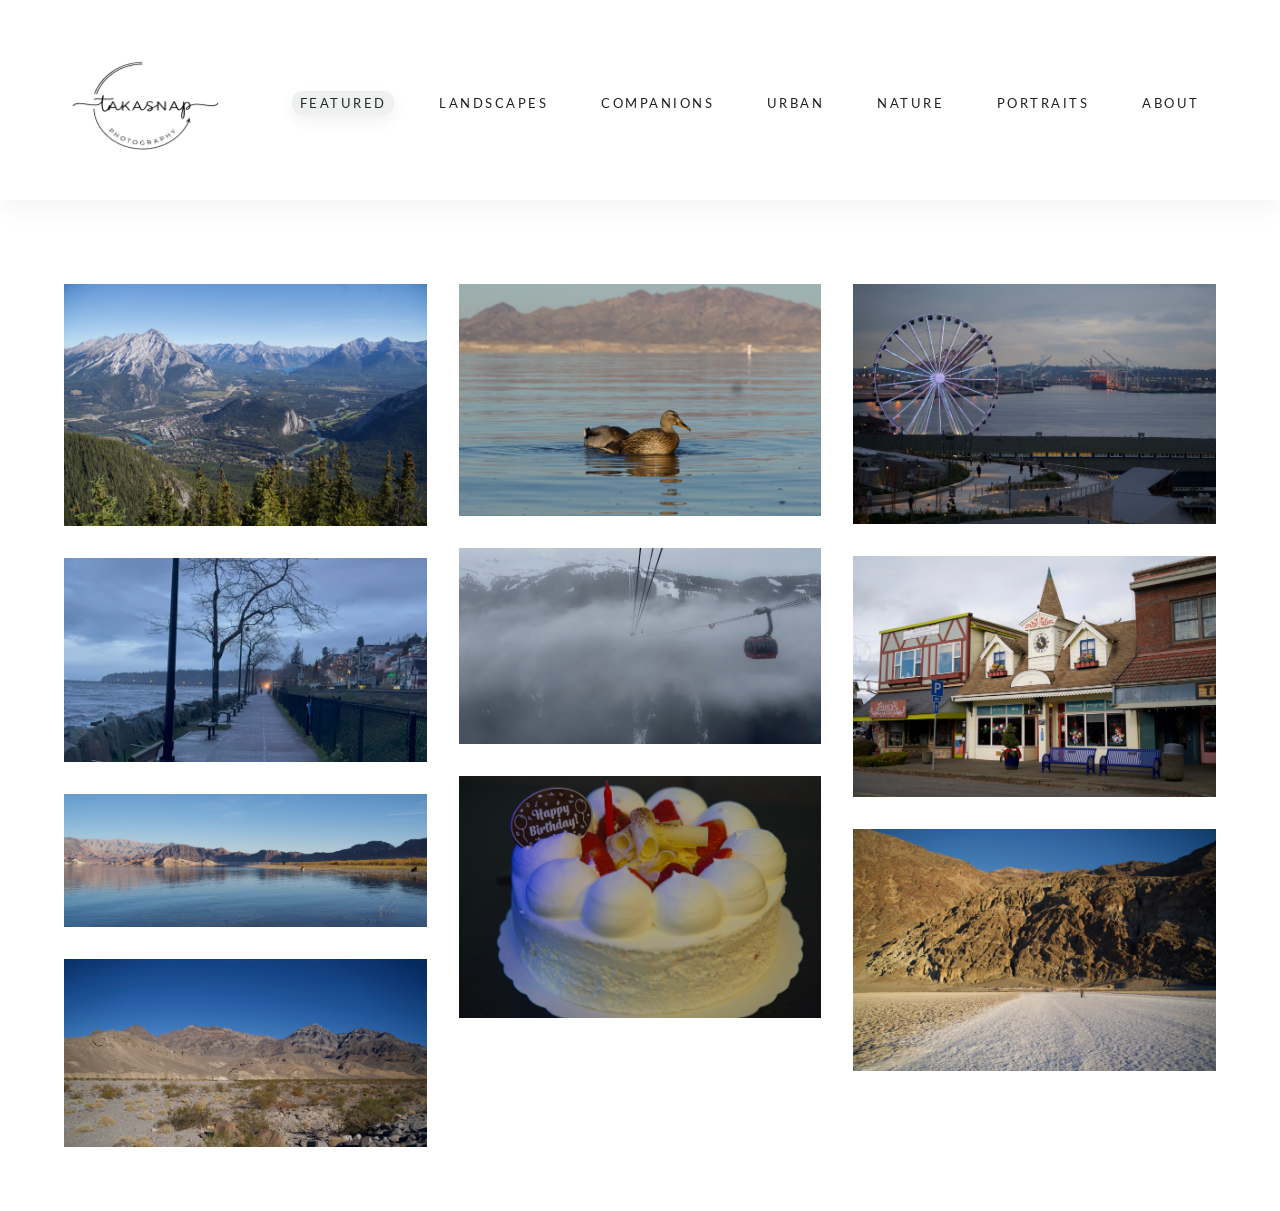
<file: index.html>
<!DOCTYPE html>
<html lang="en">

<head>
    <meta charset="UTF-8">
    <meta name="viewport" content="width=device-width, initial-scale=1.0">
    <title>TakASnap - Photography Portfolio</title>
    <link rel="preconnect" href="https://fonts.googleapis.com">
    <link rel="preconnect" href="https://fonts.gstatic.com" crossorigin>
    <link
        href="https://fonts.googleapis.com/css2?family=Playfair+Display:wght@400;500;600&family=Lato:wght@300;400&display=swap"
        rel="stylesheet">
    <link rel="stylesheet" href="app.css?v=20260208-1349">
</head>

<body class="featured-page">
    <header>
        <nav>
            <div class="logo">
                <a href="index.html">
                    <img src="images/Logo/logo-circle.png" alt="TakASnap logo" class="logo-mark">
                </a>
            </div>
            <ul class="nav-menu">
                <li><a href="index.html" class="nav-link active">FEATURED</a></li>
                <li><a href="landscapes.html" class="nav-link">LANDSCAPES</a></li>
                <li><a href="companions.html" class="nav-link">COMPANIONS</a></li>
                <li><a href="urban.html" class="nav-link">URBAN</a></li>
                <li><a href="nature.html" class="nav-link">NATURE</a></li>
                <li><a href="portraits.html" class="nav-link">PORTRAITS</a></li>
                <li><a href="about.html" class="nav-link">ABOUT</a></li>
            </ul>
            <div class="nav-hint" aria-hidden="true"><span class="chevron">⬅︎</span> swipe <span
                    class="chevron">➡︎</span></div>
        </nav>
    </header>

    <main>
        <section class="gallery-section">
            <div class="gallery-grid">
                <div class="gallery-item">
                    <img src="images/web/featured/0.jpeg" alt="Featured photo">
                </div>
                <div class="gallery-item">
                    <img src="images/web/featured/0B0E78A1-8943-4F43-8489-DF7F358C3AFF_1_102_o.jpeg"
                        alt="Featured photo">
                </div>
                <div class="gallery-item">
                    <img src="images/web/featured/2A9D9F64-5842-4979-A3AC-4B4715293062_1_201_a.jpeg"
                        alt="Featured photo">
                </div>
                <div class="gallery-item">
                    <img src="images/web/featured/51C48F32-BBC4-47C6-8421-7846002E1A6C_1_201_a.jpeg"
                        alt="Featured photo">
                </div>
                <div class="gallery-item">
                    <img src="images/web/featured/86DB1370-070C-4CA0-A1EB-802D94AE4723_1_201_a.jpeg"
                        alt="Featured photo">
                </div>
                <div class="gallery-item">
                    <img src="images/web/featured/8DB0D16A-FEFF-477D-B648-61696FE1DD24_1_201_a.jpeg"
                        alt="Featured photo">
                </div>
                <div class="gallery-item">
                    <img src="images/web/featured/9579F5D7-C3E5-4608-A611-3CF3C67254A8_1_201_a.jpeg"
                        alt="Featured photo">
                </div>
                <div class="gallery-item">
                    <img src="images/web/featured/9CCB541F-696D-4713-BBB2-A0EF45194A68_1_201_a.jpeg"
                        alt="Featured photo">
                </div>
                <div class="gallery-item">
                    <img src="images/web/featured/C6B99198-87EE-4588-868C-2E76905F9739_1_201_a.jpeg"
                        alt="Featured photo">
                </div>
                <div class="gallery-item">
                    <img src="images/web/featured/D8EF1F9E-E58C-4EC6-8B6F-0FB601CFB3E8.jpeg" alt="Featured photo">
                </div>
            </div>
        </section>
    </main>
    <script>

        const updatePadding = () => {
            const header = document.querySelector('header');
            if (header) {
                const offset = header.getBoundingClientRect().height + 20;
                document.body.style.paddingTop = `${offset}px`;
            }
        };

        if ('scrollRestoration' in history) history.scrollRestoration = 'manual';

        // Initial set and listeners
        window.addEventListener('load', updatePadding);
        window.addEventListener('resize', updatePadding);

        // Observe header resize for dynamic content changes
        const header = document.querySelector('header');
        if (header && window.ResizeObserver) {
            const observer = new ResizeObserver(updatePadding);
            observer.observe(header);
        }

        // Immediate check in case DOM is already ready
        if (document.readyState === 'loading') {
            document.addEventListener('DOMContentLoaded', updatePadding);
        } else {
            updatePadding();
        }
    </script>
</body>

</html>
</file>
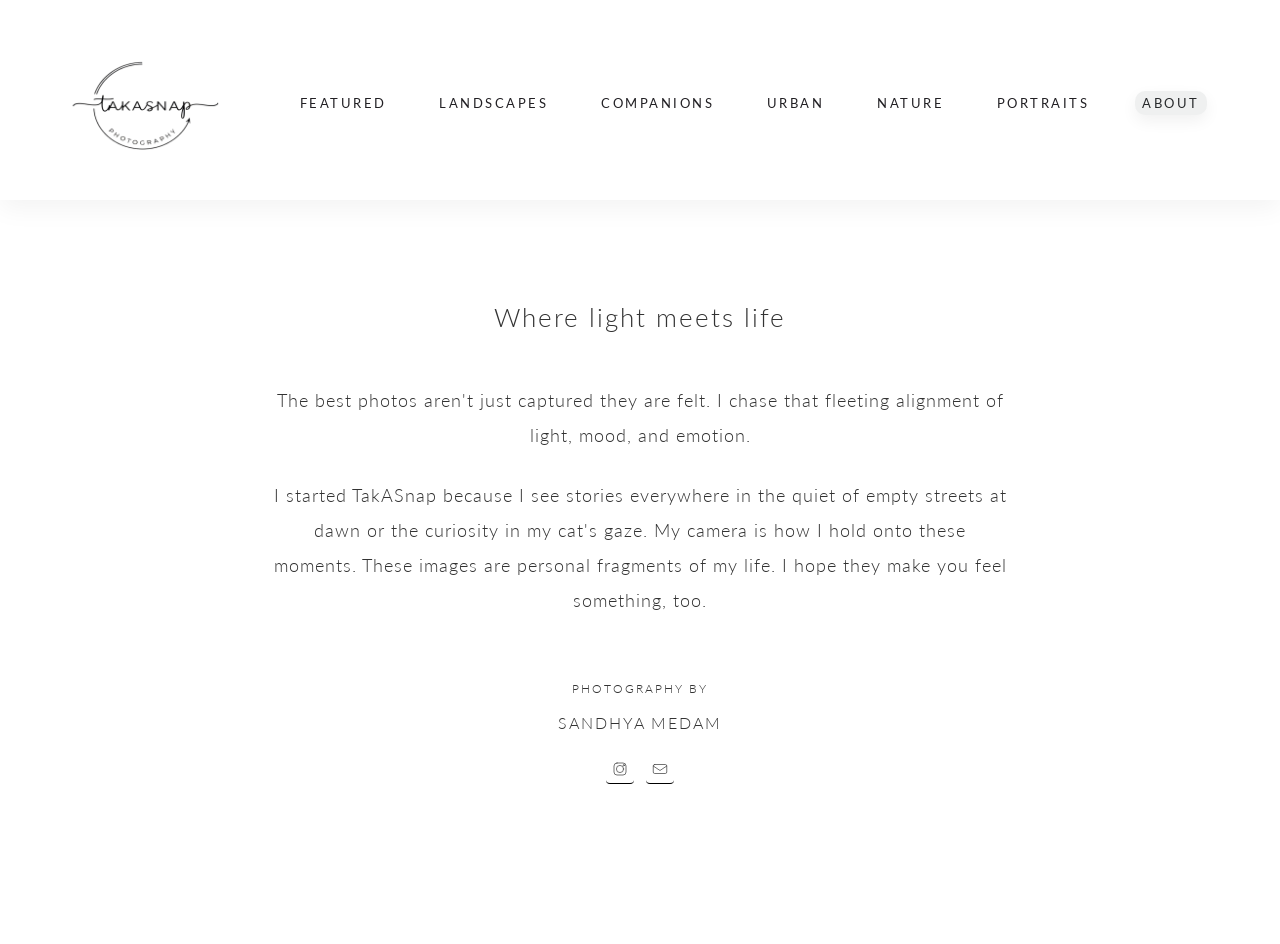
<file: about.html>
<!DOCTYPE html>
<html lang="en">

<head>
    <meta charset="UTF-8">
    <meta name="viewport" content="width=device-width, initial-scale=1.0">
    <title>About - TakASnap</title>
    <link rel="preconnect" href="https://fonts.googleapis.com">
    <link rel="preconnect" href="https://fonts.gstatic.com" crossorigin>
    <link
        href="https://fonts.googleapis.com/css2?family=Playfair+Display:wght@400;500;600&family=Lato:wght@300;400&display=swap"
        rel="stylesheet">
    <link rel="stylesheet" href="app.css?v=20260208-1349">
</head>

<body class="about-page">
    <!-- Header with Navigation -->
    <header>
        <nav>
            <div class="logo">
                <a href="index.html">
                    <img src="images/Logo/logo-circle.png" alt="TakASnap logo" class="logo-mark">
                </a>
            </div>
            <ul class="nav-menu">
                <li><a href="index.html" class="nav-link">FEATURED</a></li>
                <li><a href="landscapes.html" class="nav-link">LANDSCAPES</a></li>
                <li><a href="companions.html" class="nav-link">COMPANIONS</a></li>
                <li><a href="urban.html" class="nav-link">URBAN</a></li>
                <li><a href="nature.html" class="nav-link">NATURE</a></li>
                <li><a href="portraits.html" class="nav-link">PORTRAITS</a></li>
                <li><a href="about.html" class="nav-link active">ABOUT</a></li>
            </ul>
            <div class="nav-hint" aria-hidden="true"><span class="chevron">⬅︎</span> swipe <span
                    class="chevron">➡︎</span></div>
        </nav>
    </header>

    <!-- About Section -->
    <main>
        <section class="info-section active">
            <div class="info-content">
                <p class="about-tagline">Where light meets life</p>
                <p>The best photos aren't just captured they are felt. I chase that fleeting alignment of light, mood,
                    and emotion.</p>
                <p>I started TakASnap because I see stories everywhere in the quiet of empty streets at dawn or the
                    curiosity in my cat's gaze. My camera is how I hold onto these moments. These images are personal
                    fragments of my life. I hope they make you feel something, too.</p>
                <p class="about-credit">Photography by <span>Sandhya&nbsp;Medam</span></p>
                <div class="social-links" aria-label="Social links">
                    <a class="social-icon" href="https://www.instagram.com/taka.snap/?hl=en" target="_blank"
                        rel="noopener" aria-label="Instagram">
                        <svg viewBox="0 0 24 24" aria-hidden="true" focusable="false">
                            <rect x="4" y="4" width="16" height="16" rx="4" ry="4"></rect>
                            <circle cx="12" cy="12" r="4.8"></circle>
                            <circle cx="17" cy="7" r="0.9"></circle>
                        </svg>
                    </a>
                    <a class="social-icon" href="mailto:medamsandhyabalaram@gmail.com" aria-label="Email Sandhya Medam">
                        <svg viewBox="0 0 24 24" aria-hidden="true" focusable="false">
                            <rect x="3" y="6" width="18" height="12" rx="2" ry="2"></rect>
                            <path d="M3 8l9 6 9-6"></path>
                        </svg>
                    </a>
                </div>
            </div>
        </section>
    </main>
    <script>
        if ('scrollRestoration' in history) history.scrollRestoration = 'manual';
        window.scrollTo(0, 0);
        const updatePadding = () => {
            const header = document.querySelector('header');
            if (header) {
                const offset = header.getBoundingClientRect().height + 20;
                document.body.style.paddingTop = `${offset}px`;
            }
        };

        if ('scrollRestoration' in history) history.scrollRestoration = 'manual';

        window.addEventListener('load', updatePadding);
        window.addEventListener('resize', updatePadding);

        const header = document.querySelector('header');
        if (header && window.ResizeObserver) {
            const observer = new ResizeObserver(updatePadding);
            observer.observe(header);
        }

        if (document.readyState === 'loading') {
            document.addEventListener('DOMContentLoaded', updatePadding);
        } else {
            updatePadding();
        }
    </script>
</body>

</html>
</file>
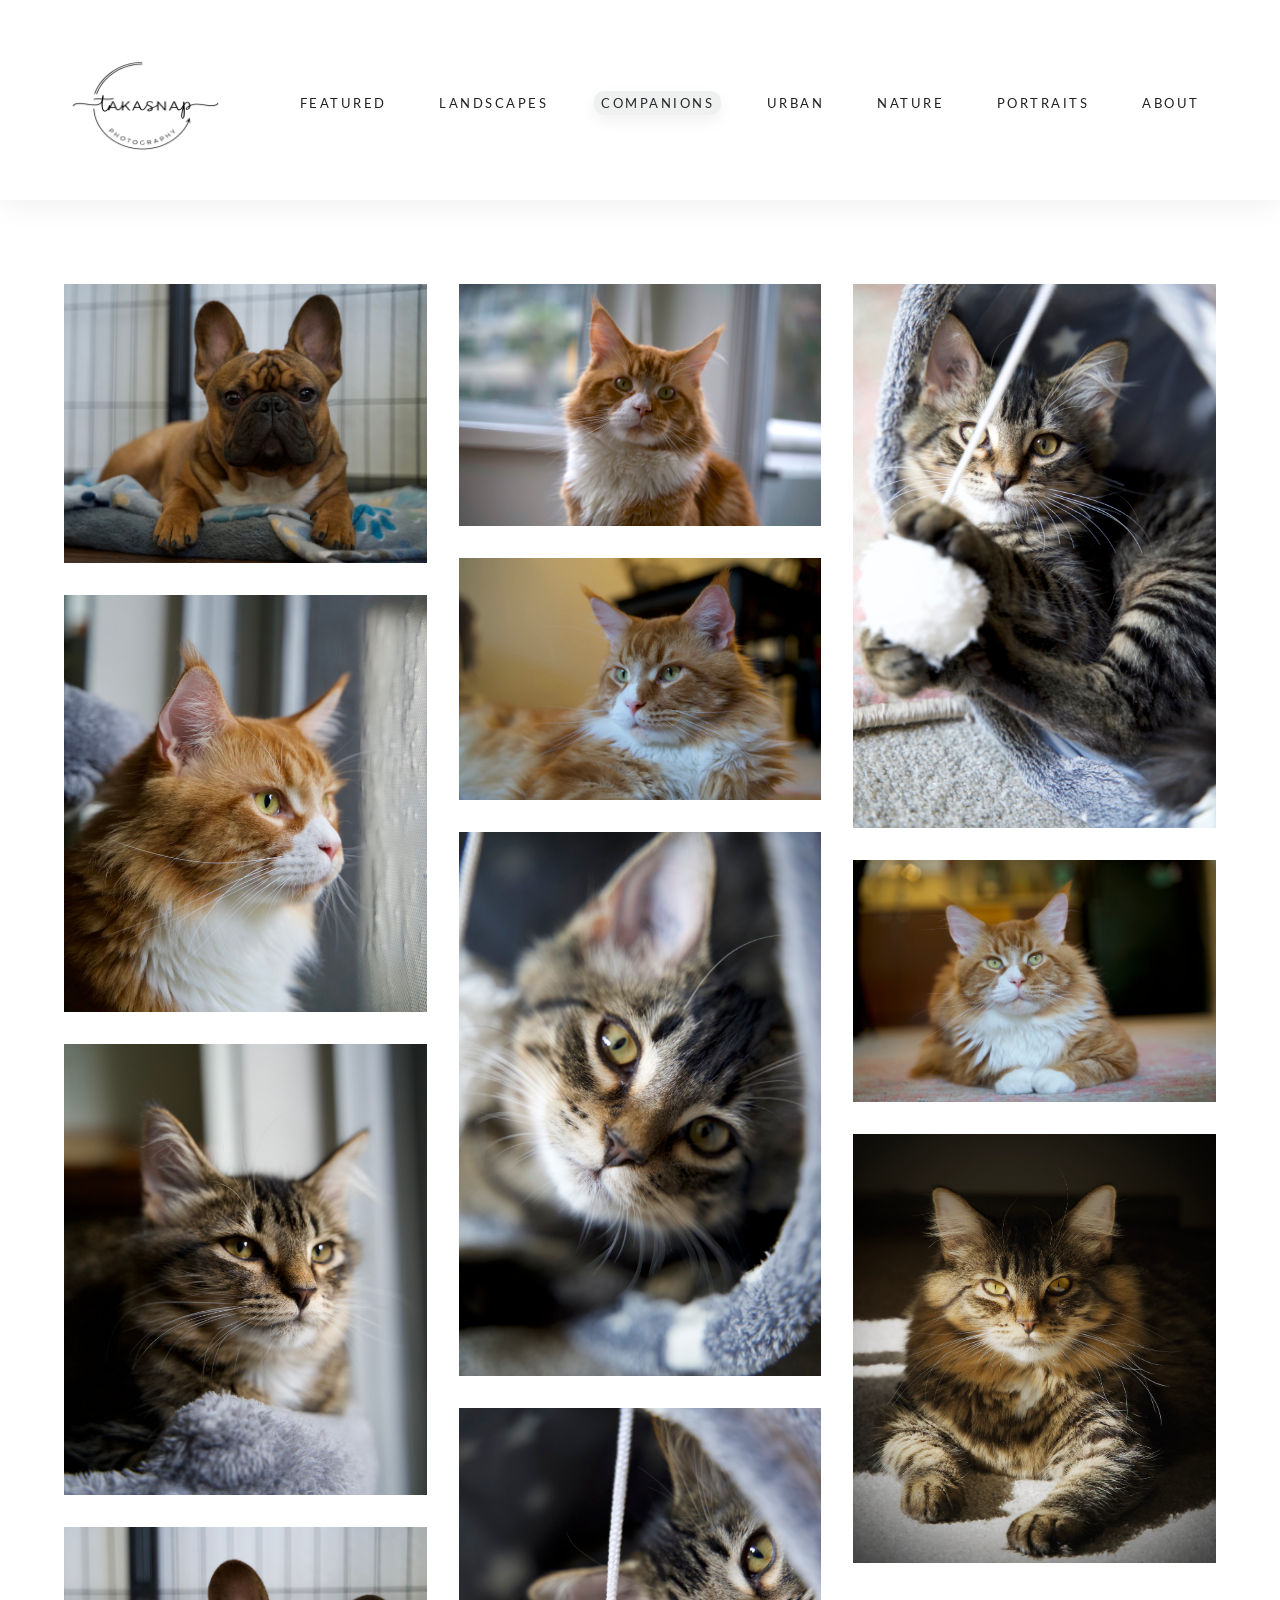
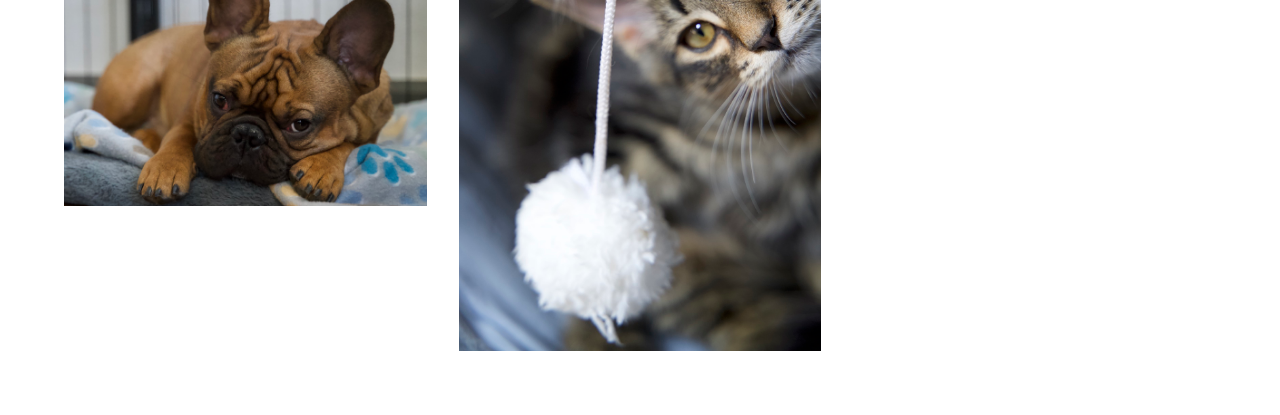
<file: companions.html>
<!DOCTYPE html>
<html lang="en">

<head>
    <meta charset="UTF-8">
    <meta name="viewport" content="width=device-width, initial-scale=1.0">
    <title>Companions - TakASnap</title>
    <link rel="preconnect" href="https://fonts.googleapis.com">
    <link rel="preconnect" href="https://fonts.gstatic.com" crossorigin>
    <link
        href="https://fonts.googleapis.com/css2?family=Playfair+Display:wght@400;500;600&family=Lato:wght@300;400&display=swap"
        rel="stylesheet">
    <link rel="stylesheet" href="app.css?v=20260208-1349">
</head>

<body>
    <!-- Header with Navigation -->
    <header>
        <nav>
            <div class="logo">
                <a href="index.html">
                    <img src="images/Logo/logo-circle.png" alt="TakASnap logo" class="logo-mark">
                </a>
            </div>
            <ul class="nav-menu">
                <li><a href="index.html" class="nav-link">FEATURED</a></li>
                <li><a href="landscapes.html" class="nav-link">LANDSCAPES</a></li>
                <li><a href="companions.html" class="nav-link active">COMPANIONS</a></li>
                <li><a href="urban.html" class="nav-link">URBAN</a></li>
                <li><a href="nature.html" class="nav-link">NATURE</a></li>
                <li><a href="portraits.html" class="nav-link">PORTRAITS</a></li>
                <li><a href="about.html" class="nav-link">ABOUT</a></li>
            </ul>
            <div class="nav-hint" aria-hidden="true"><span class="chevron">⬅︎</span> swipe <span
                    class="chevron">➡︎</span></div>
        </nav>
    </header>

    <!-- Main Gallery Container -->
    <main>
        <section class="gallery-section">
            <div class="gallery-grid">
                <div class="gallery-item">
                    <img src="images/web/companions/122754E6-B44E-46D1-A4AB-9FD5C0E3439D_1_201_a.jpeg" alt="Companion">
                </div>
                <div class="gallery-item">
                    <img src="images/web/companions/2CFCC4C0-674C-46E0-8D7A-A3EDB0282D27_1_105_c.jpeg" alt="Companion">
                </div>
                <div class="gallery-item">
                    <img src="images/web/companions/65C9378F-B9C3-4100-87A8-836C7CFB1CA1_1_201_a.jpeg" alt="Companion">
                </div>
                <div class="gallery-item">
                    <img src="images/web/companions/DC86B6E9-25B3-443D-BA4B-5AF879745879_1_201_a.jpeg" alt="Companion">
                </div>
                <div class="gallery-item">
                    <img src="images/web/companions/DSC01562.jpg" alt="Companion">
                </div>
                <div class="gallery-item">
                    <img src="images/web/companions/DSC01732.jpeg" alt="Companion">
                </div>
                <div class="gallery-item">
                    <img src="images/web/companions/DSC01750.jpeg" alt="Companion">
                </div>
                <div class="gallery-item">
                    <img src="images/web/companions/DSC01751.jpeg" alt="Companion">
                </div>
                <div class="gallery-item">
                    <img src="images/web/companions/DSC01753.jpeg" alt="Companion">
                </div>
                <div class="gallery-item">
                    <img src="images/web/companions/DSC01759.jpeg" alt="Companion">
                </div>
                <div class="gallery-item">
                    <img src="images/companions/4F6727FE-9665-4A9C-99BE-5C7592D72551_1_201_a.jpeg" alt="Companion">
                </div>
            </div>
        </section>
    </main>
    <script>
        if ('scrollRestoration' in history) history.scrollRestoration = 'manual';
        window.scrollTo(0, 0);
        const updatePadding = () => {
            const header = document.querySelector('header');
            if (header) {
                const offset = header.getBoundingClientRect().height + 20;
                document.body.style.paddingTop = `${offset}px`;
            }
        };

        if ('scrollRestoration' in history) history.scrollRestoration = 'manual';

        window.addEventListener('load', updatePadding);
        window.addEventListener('resize', updatePadding);

        const header = document.querySelector('header');
        if (header && window.ResizeObserver) {
            const observer = new ResizeObserver(updatePadding);
            observer.observe(header);
        }

        if (document.readyState === 'loading') {
            document.addEventListener('DOMContentLoaded', updatePadding);
        } else {
            updatePadding();
        }
    </script>
</body>

</html>
</file>
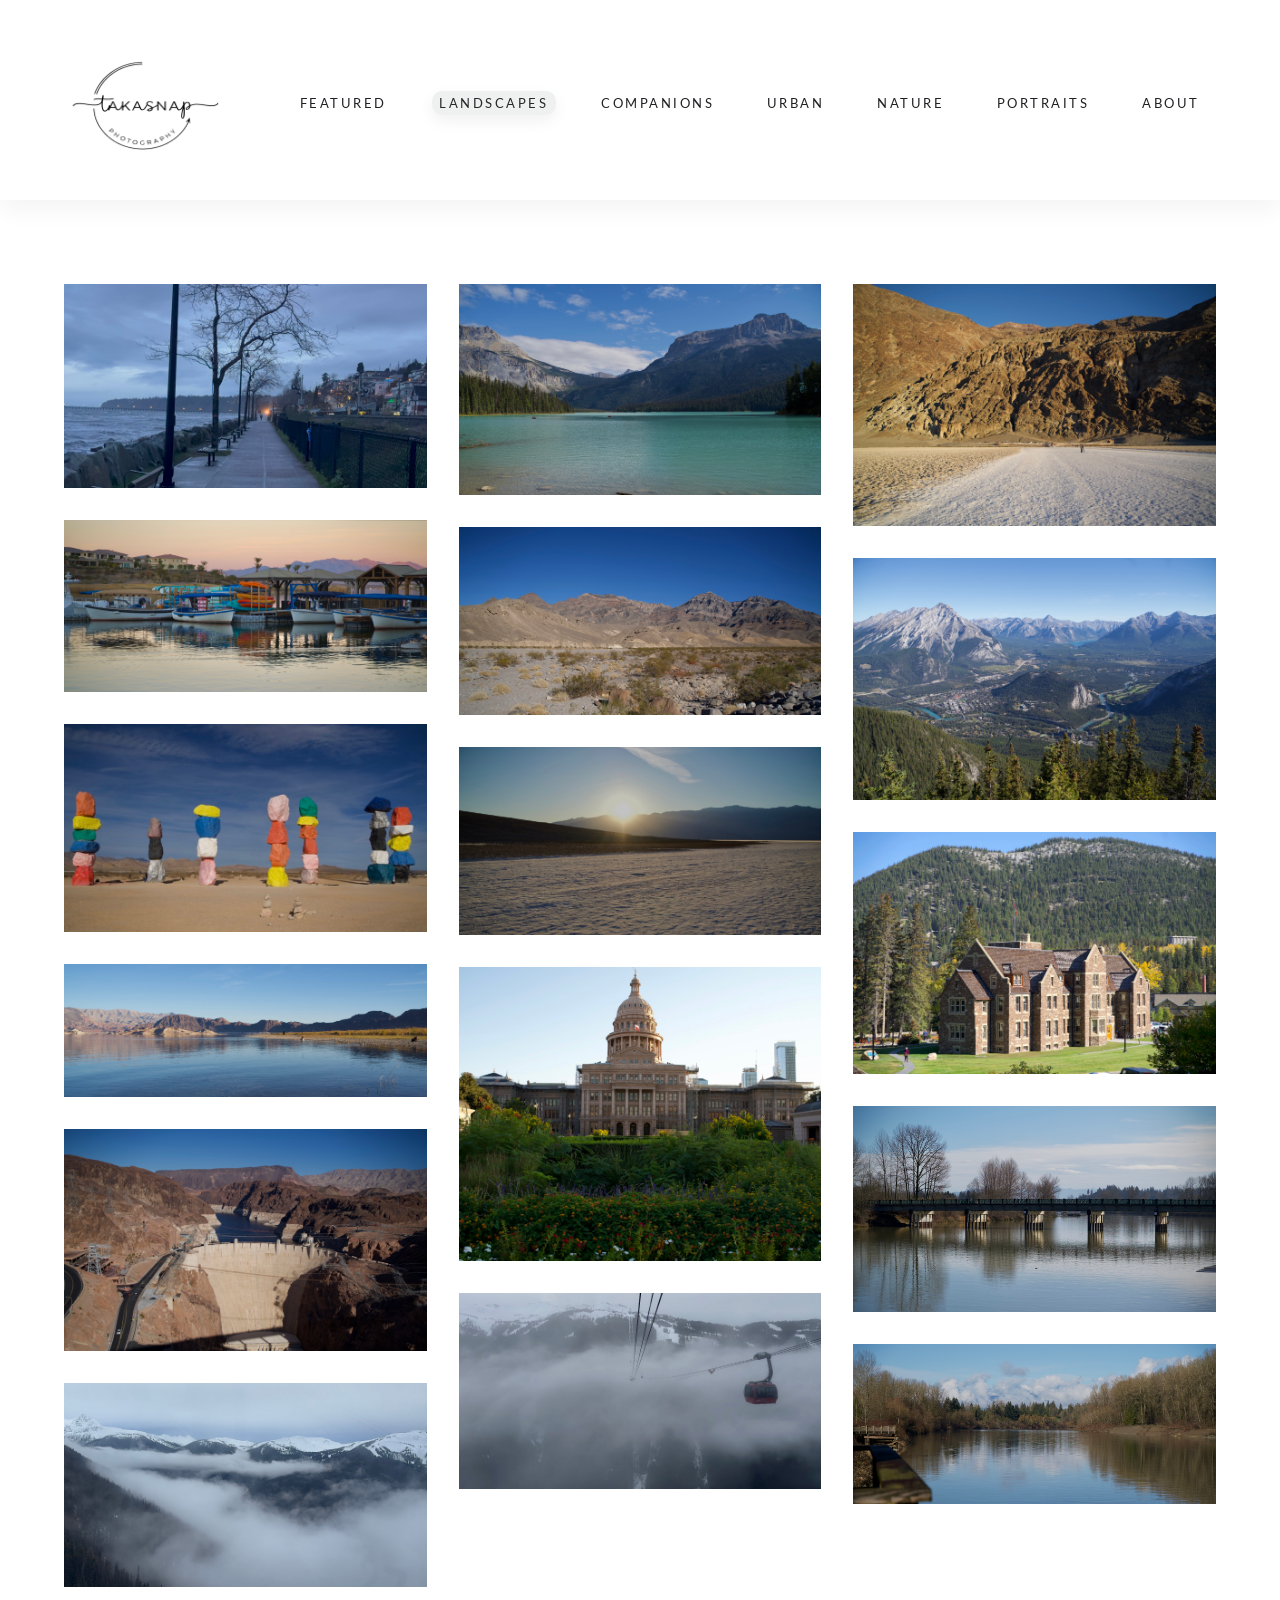
<file: landscapes.html>
<!DOCTYPE html>
<html lang="en">

<head>
    <meta charset="UTF-8">
    <meta name="viewport" content="width=device-width, initial-scale=1.0">
    <title>Landscapes - TakASnap</title>
    <link rel="preconnect" href="https://fonts.googleapis.com">
    <link rel="preconnect" href="https://fonts.gstatic.com" crossorigin>
    <link
        href="https://fonts.googleapis.com/css2?family=Playfair+Display:wght@400;500;600&family=Lato:wght@300;400&display=swap"
        rel="stylesheet">
    <link rel="stylesheet" href="app.css?v=20260208-1349">
</head>

<body>
    <!-- Header with Navigation -->
    <header>
        <nav>
            <div class="logo">
                <a href="index.html">
                    <img src="images/Logo/logo-circle.png" alt="TakASnap logo" class="logo-mark">
                </a>
            </div>
            <ul class="nav-menu">
                <li><a href="index.html" class="nav-link">FEATURED</a></li>
                <li><a href="landscapes.html" class="nav-link active">LANDSCAPES</a></li>
                <li><a href="companions.html" class="nav-link">COMPANIONS</a></li>
                <li><a href="urban.html" class="nav-link">URBAN</a></li>
                <li><a href="nature.html" class="nav-link">NATURE</a></li>
                <li><a href="portraits.html" class="nav-link">PORTRAITS</a></li>
                <li><a href="about.html" class="nav-link">ABOUT</a></li>
            </ul>
            <div class="nav-hint" aria-hidden="true"><span class="chevron">⬅︎</span> swipe <span
                    class="chevron">➡︎</span></div>
        </nav>
    </header>

    <!-- Main Gallery Container -->
    <main>
        <section class="gallery-section">
            <div class="gallery-grid">
                <div class="gallery-item">
                    <img src="images/web/landscapes/0B0E78A1-8943-4F43-8489-DF7F358C3AFF_1_102_o.jpeg" alt="Landscape">
                </div>
                <div class="gallery-item">
                    <img src="images/web/landscapes/4BF130DE-C57B-482C-BC5C-168DD9162F87_1_201_a.jpeg" alt="Landscape">
                </div>
                <div class="gallery-item">
                    <img src="images/web/landscapes/29CD2871-53A4-4786-9375-CD8225DC05DB_4_5005_c.jpeg" alt="Landscape">
                </div>
                <div class="gallery-item">
                    <img src="images/web/landscapes/2A9D9F64-5842-4979-A3AC-4B4715293062_1_201_a.jpeg" alt="Landscape">
                </div>
                <div class="gallery-item">
                    <img src="images/web/landscapes/2CB77D37-A99A-49F7-873A-410319CC71F1_1_201_a.jpeg" alt="Landscape">
                </div>
                <div class="gallery-item">
                    <img src="images/web/landscapes/34579E0B-2CB5-4C3A-B9FD-FF3E57FAE196_1_102_o.jpeg" alt="Landscape">
                </div>
                <div class="gallery-item">
                    <img src="images/web/landscapes/5013B225-2D7B-4340-8AFE-0E03814F4B63_1_201_a.jpeg" alt="Landscape">
                </div>
                <div class="gallery-item">
                    <img src="images/web/landscapes/51C48F32-BBC4-47C6-8421-7846002E1A6C_1_201_a.jpeg" alt="Landscape">
                </div>
                <div class="gallery-item">
                    <img src="images/web/landscapes/51FF8B0E-B199-4DB2-93E9-06C5B3F5E60D_1_201_a.jpeg" alt="Landscape">
                </div>
                <div class="gallery-item">
                    <img src="images/web/landscapes/6AA0889C-9A36-4685-A7E0-D04AA2863D0B_1_201_a.jpeg" alt="Landscape">
                </div>
                <div class="gallery-item">
                    <img src="images/web/landscapes/8DB0D16A-FEFF-477D-B648-61696FE1DD24_1_201_a.jpeg" alt="Landscape">
                </div>
                <div class="gallery-item">
                    <img src="images/web/landscapes/D8EF1F9E-E58C-4EC6-8B6F-0FB601CFB3E8.jpeg" alt="Landscape">
                </div>
                <div class="gallery-item">
                    <img src="images/web/landscapes/DSC01941.jpeg" alt="Banff valley view">
                </div>
                <div class="gallery-item">
                    <img src="images/web/landscapes/DSC02881.jpeg" alt="Landscape">
                </div>
                <div class="gallery-item">
                    <img src="images/landscapes/396563EB-0303-431C-A814-CE4F4D58390D_1_105_c.jpeg" alt="Landscape">
                </div>
                <div class="gallery-item">
                    <img src="images/landscapes/921B6D5B-F018-4FB5-93F9-52DB380AC77C_1_105_c.jpeg" alt="Landscape">
                </div>
            </div>
        </section>
    </main>
    <script>
        if ('scrollRestoration' in history) history.scrollRestoration = 'manual';
        window.scrollTo(0, 0);
        const updatePadding = () => {
            const header = document.querySelector('header');
            if (header) {
                const offset = header.getBoundingClientRect().height + 20;
                document.body.style.paddingTop = `${offset}px`;
            }
        };

        if ('scrollRestoration' in history) history.scrollRestoration = 'manual';

        // Initial set and listeners
        window.addEventListener('load', updatePadding);
        window.addEventListener('resize', updatePadding);

        // Observe header resize
        const header = document.querySelector('header');
        if (header && window.ResizeObserver) {
            const observer = new ResizeObserver(updatePadding);
            observer.observe(header);
        }

        // Immediate check
        if (document.readyState === 'loading') {
            document.addEventListener('DOMContentLoaded', updatePadding);
        } else {
            updatePadding();
        }
    </script>
</body>

</html>
</file>
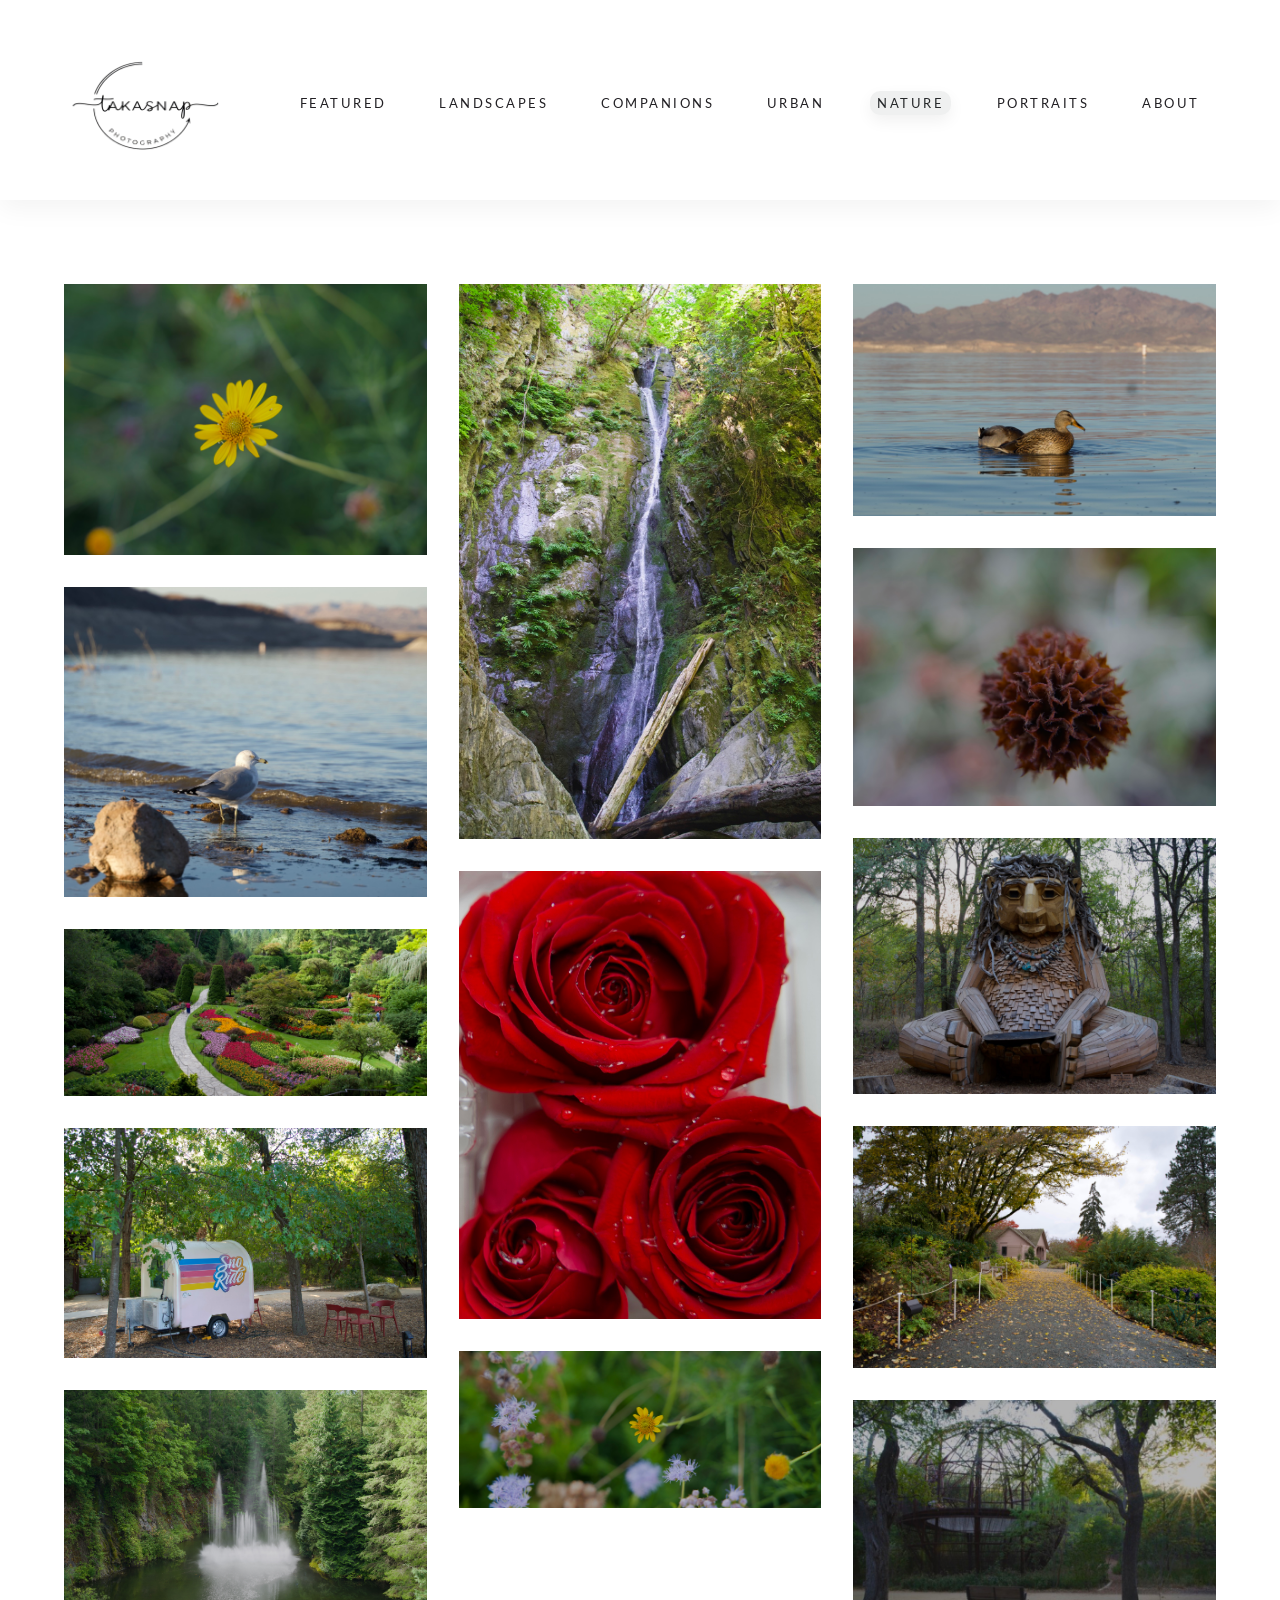
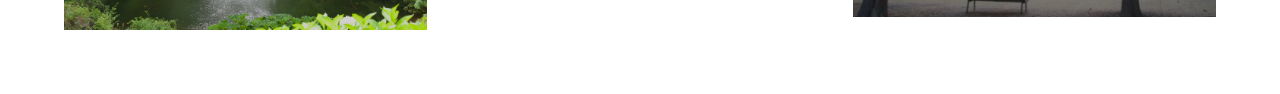
<file: nature.html>
<!DOCTYPE html>
<html lang="en">

<head>
    <meta charset="UTF-8">
    <meta name="viewport" content="width=device-width, initial-scale=1.0">
    <title>Nature - TakASnap</title>
    <link rel="preconnect" href="https://fonts.googleapis.com">
    <link rel="preconnect" href="https://fonts.gstatic.com" crossorigin>
    <link
        href="https://fonts.googleapis.com/css2?family=Playfair+Display:wght@400;500;600&family=Lato:wght@300;400&display=swap"
        rel="stylesheet">
    <link rel="stylesheet" href="app.css?v=20260208-1349">
</head>

<body>
    <header>
        <nav>
            <div class="logo">
                <a href="index.html">
                    <img src="images/Logo/logo-circle.png" alt="TakASnap logo" class="logo-mark">
                </a>
            </div>
            <ul class="nav-menu">
                <li><a href="index.html" class="nav-link">FEATURED</a></li>
                <li><a href="landscapes.html" class="nav-link">LANDSCAPES</a></li>
                <li><a href="companions.html" class="nav-link">COMPANIONS</a></li>
                <li><a href="urban.html" class="nav-link">URBAN</a></li>
                <li><a href="nature.html" class="nav-link active">NATURE</a></li>
                <li><a href="portraits.html" class="nav-link">PORTRAITS</a></li>
                <li><a href="about.html" class="nav-link">ABOUT</a></li>
            </ul>
            <div class="nav-hint" aria-hidden="true"><span class="chevron">⬅︎</span> swipe <span
                    class="chevron">➡︎</span></div>
        </nav>
    </header>

    <main>
        <section class="gallery-section">
            <div class="gallery-grid">
                <div class="gallery-item">
                    <img src="images/web/nature/0.jpeg" alt="Nature">
                </div>
                <div class="gallery-item">
                    <img src="images/web/nature/0A.jpeg" alt="Nature">
                </div>
                <div class="gallery-item">
                    <img src="images/web/nature/0B.jpeg" alt="Nature">
                </div>
                <div class="gallery-item">
                    <img src="images/web/nature/8AF43927-8134-4B85-8DDC-1CE2D53404BA_1_201_a.jpeg" alt="Nature">
                </div>
                <div class="gallery-item">
                    <img src="images/web/nature/B780CFB4-515B-4D59-A9BC-6097BFA7F571_1_201_a.jpeg" alt="Nature">
                </div>
                <div class="gallery-item">
                    <img src="images/web/nature/1DF33737-C643-4EEB-80E3-357C227DDB85_1_201_a.jpeg" alt="Nature">
                </div>
                <div class="gallery-item">
                    <img src="images/web/nature/1A68CCE5-1B51-40E5-9636-41166CB3DCA9_1_201_a.jpeg" alt="Nature">
                </div>
                <div class="gallery-item">
                    <img src="images/web/nature/7E0F3A48-D4D6-48A1-970A-C8BC916853C4_1_201_a.jpeg" alt="Nature">
                </div>
                <div class="gallery-item">
                    <img src="images/web/nature/86DB1370-070C-4CA0-A1EB-802D94AE4723_1_201_a.jpeg" alt="Nature">
                </div>
                <div class="gallery-item">
                    <img src="images/web/nature/86DE279C-8ABC-4294-8E67-1698D529FB0A_1_201_a.jpeg" alt="Nature">
                </div>
                <div class="gallery-item">
                    <img src="images/web/nature/9D491D20-99DC-4CEC-A3D9-7BF5312AD09A_1_201_a.jpeg" alt="Nature">
                </div>
                <div class="gallery-item">
                    <img src="images/web/nature/DB825D77-DFFB-4618-BB81-45B5D07FD114_1_201_a.jpeg" alt="Nature">
                </div>
                <div class="gallery-item">
                    <img src="images/web/nature/F11AED06-DA35-47F8-BDFA-19537C77D9CA_4_5005_c.jpeg" alt="Nature">
                </div>
            </div>
        </section>
    </main>
    <script>
        if ('scrollRestoration' in history) history.scrollRestoration = 'manual';
        window.scrollTo(0, 0);
        const updatePadding = () => {
            const header = document.querySelector('header');
            if (header) {
                const offset = header.getBoundingClientRect().height + 20;
                document.body.style.paddingTop = `${offset}px`;
            }
        };

        if ('scrollRestoration' in history) history.scrollRestoration = 'manual';

        window.addEventListener('load', updatePadding);
        window.addEventListener('resize', updatePadding);

        const header = document.querySelector('header');
        if (header && window.ResizeObserver) {
            const observer = new ResizeObserver(updatePadding);
            observer.observe(header);
        }

        if (document.readyState === 'loading') {
            document.addEventListener('DOMContentLoaded', updatePadding);
        } else {
            updatePadding();
        }
    </script>
</body>

</html>
</file>
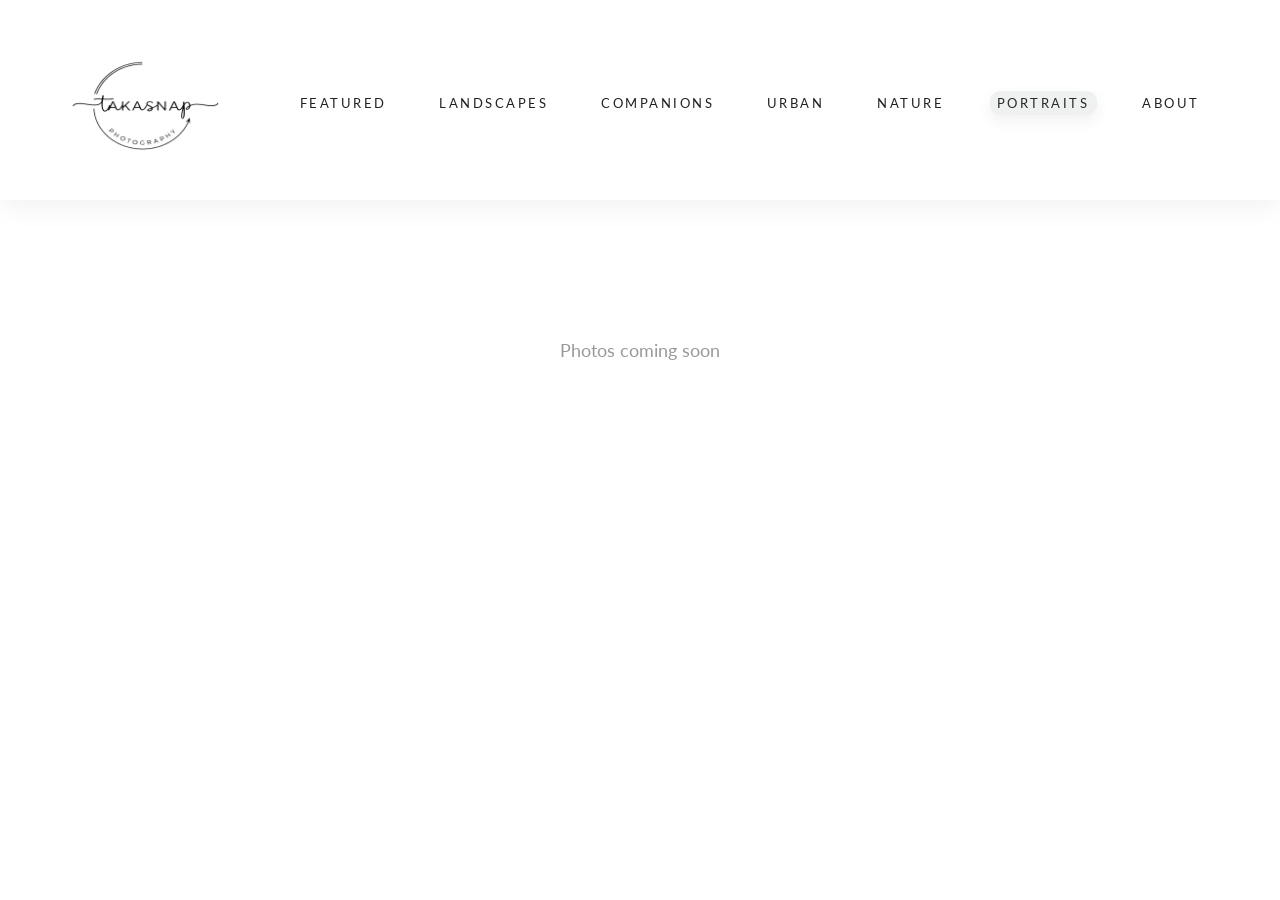
<file: portraits.html>
<!DOCTYPE html>
<html lang="en">

<head>
    <meta charset="UTF-8">
    <meta name="viewport" content="width=device-width, initial-scale=1.0">
    <title>Portraits - TakASnap</title>
    <link rel="preconnect" href="https://fonts.googleapis.com">
    <link rel="preconnect" href="https://fonts.gstatic.com" crossorigin>
    <link
        href="https://fonts.googleapis.com/css2?family=Playfair+Display:wght@400;500;600&family=Lato:wght@300;400&display=swap"
        rel="stylesheet">
    <link rel="stylesheet" href="app.css?v=20260208-1349">
</head>

<body class="portraits-page">
    <header>
        <nav>
            <div class="logo">
                <a href="index.html">
                    <img src="images/Logo/logo-circle.png" alt="TakASnap logo" class="logo-mark">
                </a>
            </div>
            <ul class="nav-menu">
                <li><a href="index.html" class="nav-link">FEATURED</a></li>
                <li><a href="landscapes.html" class="nav-link">LANDSCAPES</a></li>
                <li><a href="companions.html" class="nav-link">COMPANIONS</a></li>
                <li><a href="urban.html" class="nav-link">URBAN</a></li>
                <li><a href="nature.html" class="nav-link">NATURE</a></li>
                <li><a href="portraits.html" class="nav-link active">PORTRAITS</a></li>
                <li><a href="about.html" class="nav-link">ABOUT</a></li>
            </ul>
            <div class="nav-hint" aria-hidden="true"><span class="chevron">⬅︎</span> swipe <span
                    class="chevron">➡︎</span></div>
        </nav>
    </header>

    <main>
        <section class="gallery-section">
            <div class="gallery-grid">
                <div class="empty-gallery">
                    <p>Photos coming soon</p>
                </div>
            </div>
        </section>
    </main>
    <script>
        if ('scrollRestoration' in history) history.scrollRestoration = 'manual';
        window.scrollTo(0, 0);
        const updatePadding = () => {
            const header = document.querySelector('header');
            if (header) {
                const offset = header.getBoundingClientRect().height + 20;
                document.body.style.paddingTop = `${offset}px`;
            }
        };

        if ('scrollRestoration' in history) history.scrollRestoration = 'manual';

        window.addEventListener('load', updatePadding);
        window.addEventListener('resize', updatePadding);

        const header = document.querySelector('header');
        if (header && window.ResizeObserver) {
            const observer = new ResizeObserver(updatePadding);
            observer.observe(header);
        }

        if (document.readyState === 'loading') {
            document.addEventListener('DOMContentLoaded', updatePadding);
        } else {
            updatePadding();
        }
    </script>
</body>

</html>
</file>
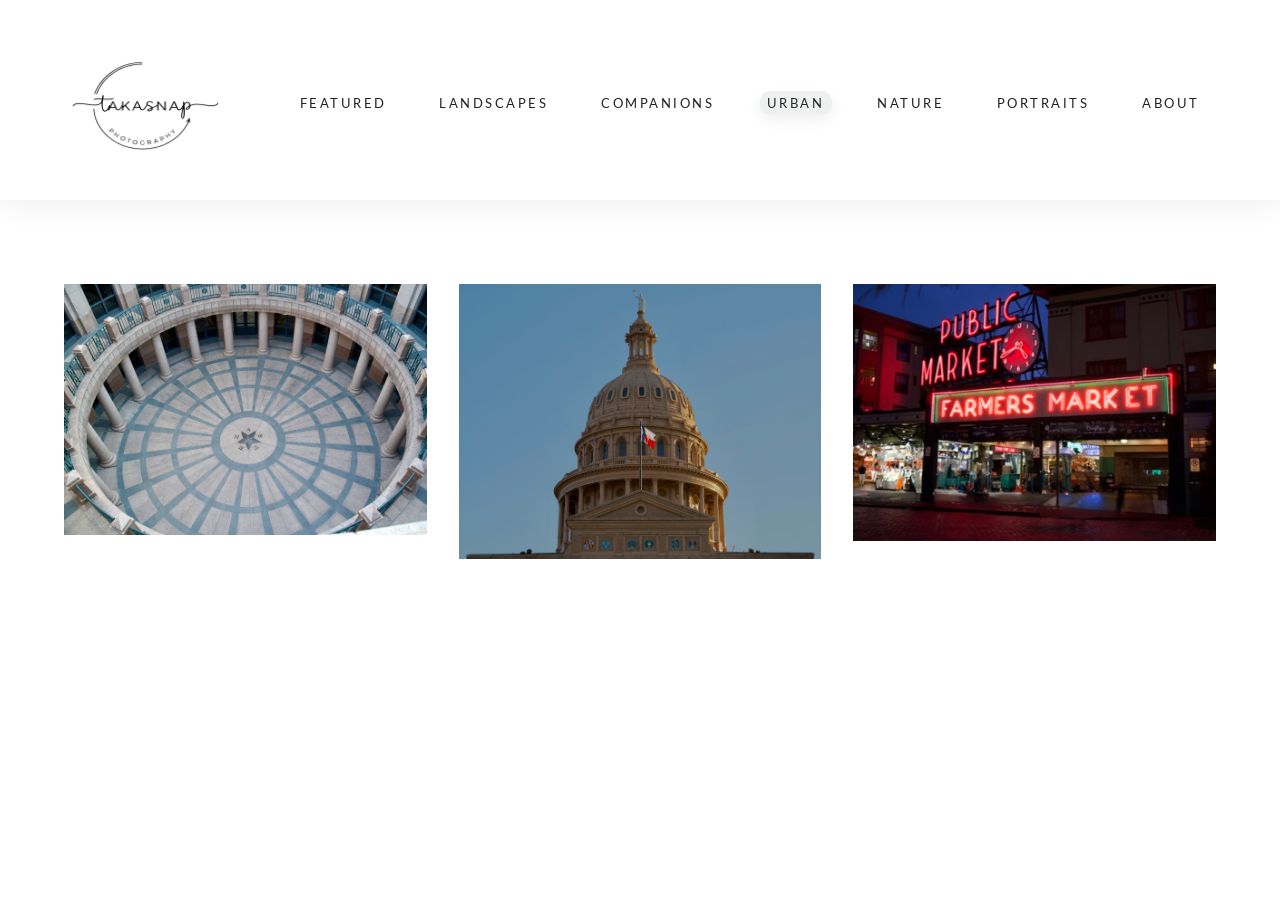
<file: urban.html>
<!DOCTYPE html>
<html lang="en">

<head>
    <meta charset="UTF-8">
    <meta name="viewport" content="width=device-width, initial-scale=1.0">
    <title>Urban - TakASnap</title>
    <link rel="preconnect" href="https://fonts.googleapis.com">
    <link rel="preconnect" href="https://fonts.gstatic.com" crossorigin>
    <link
        href="https://fonts.googleapis.com/css2?family=Playfair+Display:wght@400;500;600&family=Lato:wght@300;400&display=swap"
        rel="stylesheet">
    <link rel="stylesheet" href="app.css?v=20260208-1349">
</head>

<body>
    <header>
        <nav>
            <div class="logo">
                <a href="index.html">
                    <img src="images/Logo/logo-circle.png" alt="TakASnap logo" class="logo-mark">
                </a>
            </div>
            <ul class="nav-menu">
                <li><a href="index.html" class="nav-link">FEATURED</a></li>
                <li><a href="landscapes.html" class="nav-link">LANDSCAPES</a></li>
                <li><a href="companions.html" class="nav-link">COMPANIONS</a></li>
                <li><a href="urban.html" class="nav-link active">URBAN</a></li>
                <li><a href="nature.html" class="nav-link">NATURE</a></li>
                <li><a href="portraits.html" class="nav-link">PORTRAITS</a></li>
                <li><a href="about.html" class="nav-link">ABOUT</a></li>
            </ul>
            <div class="nav-hint" aria-hidden="true"><span class="chevron">⬅︎</span> swipe <span
                    class="chevron">➡︎</span></div>
        </nav>
    </header>

    <main>
        <section class="gallery-section">
            <div class="gallery-grid">
                <div class="gallery-item">
                    <img src="images/web/urban/0692F76D-E415-4925-8297-94317F9B0D60_1_201_a.jpeg" alt="Urban">
                </div>
                <div class="gallery-item">
                    <img src="images/web/urban/1518EBC8-AE5A-4DDD-87DA-3A218DC83CD6_1_201_a.jpeg" alt="Urban">
                </div>
                <div class="gallery-item">
                    <img src="images/web/urban/4C72C8C4-39BF-45F0-A1DA-BA18A0115129_4_5005_c.jpeg" alt="Urban">
                </div>

            </div>
        </section>
    </main>
    <script>
        if ('scrollRestoration' in history) history.scrollRestoration = 'manual';
        window.scrollTo(0, 0);
        const updatePadding = () => {
            const header = document.querySelector('header');
            if (header) {
                const offset = header.getBoundingClientRect().height + 20;
                document.body.style.paddingTop = `${offset}px`;
            }
        };

        if ('scrollRestoration' in history) history.scrollRestoration = 'manual';

        window.addEventListener('load', updatePadding);
        window.addEventListener('resize', updatePadding);

        const header = document.querySelector('header');
        if (header && window.ResizeObserver) {
            const observer = new ResizeObserver(updatePadding);
            observer.observe(header);
        }

        if (document.readyState === 'loading') {
            document.addEventListener('DOMContentLoaded', updatePadding);
        } else {
            updatePadding();
        }
    </script>
</body>

</html>
</file>
<file: app.css>
* {
    margin: 0;
    padding: 0;
    box-sizing: border-box;
}

html {
    overflow-x: hidden;
    overflow-y: scroll;
    font-size: 16px;
    -webkit-text-size-adjust: 100%;
    -ms-text-size-adjust: 100%;
}

body {
    font-family: 'Lato', 'Helvetica Neue', Arial, sans-serif;
    background-color: #ffffff;
    color: #000;
    line-height: 1.6;
    overflow-x: hidden;
    min-height: 100vh;
    padding-top: 220px;
}

.sr-only {
    position: absolute;
    width: 1px;
    height: 1px;
    padding: 0;
    margin: -1px;
    overflow: hidden;
    clip: rect(0, 0, 0, 0);
    white-space: nowrap;
    border: 0;
}

/* Header and Navigation */
header {
    position: fixed;
    top: 0;
    width: 100%;
    background-color: #ffffff;
    z-index: 1000;
    text-align: center;
    height: 200px;
    padding: 0.6rem 0 0.4rem;
    display: flex;
    align-items: center;
    box-shadow: 0 8px 25px rgba(0, 0, 0, 0.05);
}

nav {
    max-width: 1800px;
    margin: 0 auto;
    position: relative;
    padding: 0 1.8rem;
    display: flex;
    align-items: center;
    justify-content: center;
    gap: 2.4rem;
    flex-wrap: nowrap;
}

.logo {
    position: static;
    display: inline-flex;
    align-items: center;
    margin-left: -3.4rem;
    margin-right: 2.2rem;
    align-self: center;
    flex: 0 0 auto;
    position: relative;
    top: -52px;
}

.logo a {
    display: inline-flex;
    align-items: center;
    gap: 0.5rem;
    color: inherit;
    text-decoration: none;
    margin-bottom: 0;
}

.logo a:focus-visible {
    outline: 2px solid #27292B;
    outline-offset: 4px;
}

.logo img {
    height: 200px;
    width: 200px;
    display: block;
    object-fit: contain;
    border-radius: 0;
    box-shadow: none;
}

.nav-menu {
    display: flex;
    list-style: none;
    gap: 2.4rem;
    justify-content: center;
    align-items: center;
    flex-wrap: nowrap;
    margin-bottom: 0;
    flex: 0 0 auto;
}

.nav-link {
    text-decoration: none;
    color: #222024;
    font-size: 0.8rem;
    letter-spacing: 2.5px;
    transition: color 0.18s ease, background-color 0.18s ease, box-shadow 0.18s ease, transform 0.18s ease;
    font-weight: 400;
    text-transform: uppercase;
    font-family: 'Lato', sans-serif;
    padding: 0.25rem 0.45rem;
    border-radius: 10px;
    position: relative;
    border: none;
    box-shadow: 0 0 0 rgba(0, 0, 0, 0);
}

.nav-link:hover,
.nav-link:focus-visible,
.nav-link.active {
    color: #27292B;
    background-color: rgba(39, 41, 43, 0.07);
    box-shadow: 0 6px 16px rgba(0, 0, 0, 0.06);
    transform: translateY(-1px);
    text-decoration: none;
}

.nav-hint {
    display: none !important;
}

@keyframes pulseHint {

    0%,
    100% {
        transform: translateX(0);
        opacity: 0.78;
    }

    50% {
        transform: translateX(-2px);
        opacity: 1;
    }
}

.hamburger {
    display: none;
    flex-direction: column;
    cursor: pointer;
    gap: 5px;
}

.hamburger span {
    width: 25px;
    height: 2px;
    background-color: #000;
    transition: all 0.3s ease;
}

/* Main Content */
main {
    margin-top: 0;
    padding: 4rem 32px;
    background-color: #ffffff;
}

.gallery-section {
    display: block;
    animation: fadeIn 0.5s ease-in;
}

.gallery-section.active {
    display: block;
}

@keyframes fadeIn {
    from {
        opacity: 0;
        transform: translateY(20px);
    }

    to {
        opacity: 1;
        transform: translateY(0);
    }
}

.gallery-grid {
    column-count: 3;
    column-gap: 32px;
    width: 100%;
    max-width: 1500px;
    padding: 0 32px;
    margin: 0 auto;
}

.gallery-item {
    position: relative;
    overflow: hidden;
    cursor: pointer;
    break-inside: avoid;
    margin-bottom: 32px;
}

.gallery-item img {
    width: 100%;
    height: auto;
    display: block;
    transition: transform 0.5s ease;
}

.gallery-item:hover img {
    transform: scale(1.05);
}

.overlay {
    position: absolute;
    bottom: 0;
    left: 0;
    right: 0;
    background: linear-gradient(to top, rgba(0, 0, 0, 0.7), transparent);
    padding: 2rem;
    opacity: 0;
    transition: opacity 0.3s ease;
}

.gallery-item:hover .overlay {
    opacity: 1;
}

.overlay p {
    color: white;
    font-size: 0.9rem;
    letter-spacing: 2px;
    font-weight: 300;
}

.info-section {
    display: block;
    max-width: 800px;
    margin: 4rem auto;
    padding: 2rem;
}

.info-section.active {
    display: block;
    animation: fadeIn 0.5s ease-in;
}

.info-content {
    text-align: center;
}

.info-content h2 {
    font-size: 2rem;
    font-weight: 400;
    letter-spacing: 4px;
    margin-bottom: 2rem;
    font-family: 'Playfair Display', serif;
}

.info-content p {
    font-size: 1.1rem;
    line-height: 2;
    margin-bottom: 1.5rem;
    color: #333;
    font-family: 'Lato', sans-serif;
    font-weight: 300;
    letter-spacing: 1px;
}

.info-content .about-tagline {
    font-size: 1.6rem;
    font-weight: 300;
    color: #333;
    margin-bottom: 2.5rem;
    font-family: 'Lato', sans-serif;
    letter-spacing: 2px;
}

.info-content .about-signature {
    font-size: 1.2rem;
    font-style: italic;
    color: #333;
    margin-top: 2rem;
    font-family: 'Playfair Display', serif;
}

.info-content .about-credit {
    margin-top: 4rem;
    font-family: 'Lato', sans-serif;
    display: flex;
    flex-direction: column;
    align-items: center;
    gap: 0.5rem;

    /* "Photography by" */
    font-size: 0.75rem;
    line-height: 1.2;
    text-transform: uppercase;

    /* MATCHING TAGLINE STYLE */
    font-weight: 300;
    color: #333;
    letter-spacing: 2px;
}

.info-content .about-credit span {
    /* "Sandhya Medam" */
    font-family: 'Lato', sans-serif;
    font-size: 1rem;
    text-transform: uppercase;
    /* ALL CAPS */
    margin-top: 0.5rem;
    font-style: normal;

    font-weight: 300;
    /* Thin/Light (Like others) */
    color: #333;
    letter-spacing: 2px;
}

.social-links {
    margin-top: 0.9rem;
    display: flex;
    gap: 0.75rem;
    justify-content: center;
}

.social-icon {
    width: 28px;
    height: 28px;
    display: inline-flex;
    align-items: center;
    justify-content: center;
    border-radius: 4px;
    border: none;
    transition: transform 0.2s ease, opacity 0.2s ease;
}

.social-icon svg {
    width: 18px;
    height: 18px;
    fill: none;
    stroke: #444;
    stroke-width: 1;
    stroke-linecap: round;
    stroke-linejoin: round;
}

.social-icon:hover,
.social-icon:focus-visible {
    transform: translateY(-1px);
    opacity: 0.78;
}


.info-content a {
    color: #000;
    text-decoration: none;
    border-bottom: 1px solid #000;
    transition: opacity 0.3s ease;
}

.info-content a:hover {
    opacity: 0.6;
}

/* Empty Gallery State */
.empty-gallery {
    grid-column: 1 / -1;
    text-align: center;
    padding: 4rem 2rem;
    color: #999;
}

.empty-gallery p {
    font-size: 1.1rem;
    margin-bottom: 1rem;
}

.empty-gallery .help-text {
    font-size: 0.9rem;
    color: #bbb;
}

.empty-gallery code {
    background: #f5f5f5;
    padding: 0.2rem 0.5rem;
    border-radius: 3px;
    font-family: 'Courier New', monospace;
    color: #666;
}

/* Responsive Design */
@media (max-width: 1024px) {
    nav {
        flex-wrap: wrap;
        gap: 2rem;
    }

    .nav-menu {
        flex-wrap: wrap;
        flex: 0 0 auto;
    }

    .logo {
        margin-left: -2.0rem;
        margin-right: 1.9rem;
        top: -36px;
    }

    header {
        height: auto;
        padding: 1rem 0 1rem;
    }

    .gallery-grid {
        column-count: 2;
        column-gap: 26px;
        width: 100%;
        padding: 0 26px;
    }

    .gallery-item {
        margin-bottom: 28px;
    }
}

@media (max-width: 768px) {
    header {
        height: auto;
        padding: 0.5rem 0 0.5rem;
    }

    nav {
        flex-direction: column;
        align-items: center;
        padding: 0 1.2rem;
        gap: 0;
    }

    .logo {
        margin: 0;
        margin-top: 0;
        margin-bottom: 3rem;
        top: 0;
    }

    .logo img {
        height: 200px;
        width: 200px;
    }

    .brand-title {
        margin-bottom: 0.95rem;
    }

    .brand-title h1 {
        font-size: 2.2rem;
        letter-spacing: 5.8px;
    }

    .nav-menu {
        position: static;
        flex-wrap: wrap;
        justify-content: center;
        background-color: transparent;
        width: 100%;
        text-align: center;
        padding: 0.2rem 0 0;
        border-top: none;
        gap: 0.7rem 1rem;
        margin-top: 0;
        margin-bottom: 1.5rem;
    }

    .nav-menu::-webkit-scrollbar {
        display: none;
    }

    .gallery-grid {
        column-count: 1;
        column-gap: 22px;
        width: 100%;
        padding: 0 22px;
    }

    .gallery-item {
        margin-bottom: 22px;
    }

    main {
        padding: 1.4rem 22px 2rem;
    }

    body {
        padding-top: 280px;
    }
}

@media (max-width: 480px) {
    header {
        height: auto;
        padding: 0 0 0.5rem;
    }

    nav {
        flex-direction: column;
        align-items: center;
        padding: 0 10px;
        gap: 0;
        flex-wrap: wrap;
        margin-top: 0;
    }

    .logo img {
        height: 200px;
        width: 200px;
    }

    .logo {
        top: 0;
        margin: 0;
        margin-top: -3.2rem;
        /* Eat internal image whitespace */
        margin-bottom: 2.4rem;
        margin-left: -42px;
        /* Visual centering nudge */
        align-self: center;
    }

    .nav-menu {
        gap: 1rem 0.8rem;
        margin-top: 0;
        margin-bottom: 1.5rem;
        padding: 0;
    }

    .nav-link {
        font-size: 0.7rem;
        padding: 0.2rem 0.35rem;
    }

    .brand-title {
        margin-bottom: 0.85rem;
    }

    .brand-title h1 {
        font-size: 1.9rem;
        letter-spacing: 4.8px;
    }

    .gallery-grid {
        column-count: 1;
        column-gap: 14px;
        padding: 0 14px;
    }

    .gallery-item {
        margin-bottom: 14px;
    }

    main {
        padding: 1.15rem 14px 1.6rem;
    }

    body {
        padding-top: 280px;
    }
}

/* Page-specific tweaks */
body.about-page main {
    margin-top: 0;
    padding-top: 0;
}

body.about-page .info-section {
    margin-top: 3rem;
    padding-top: 1.5rem;
}

body.portraits-page .empty-gallery {
    display: flex;
    flex-direction: column;
    align-items: center;
    justify-content: center;
    min-height: 50vh;
}

/* Triggering new deployment to ensure layout fixes are live - 2026-02-04 14:57 (Revert Force) */
</file>
